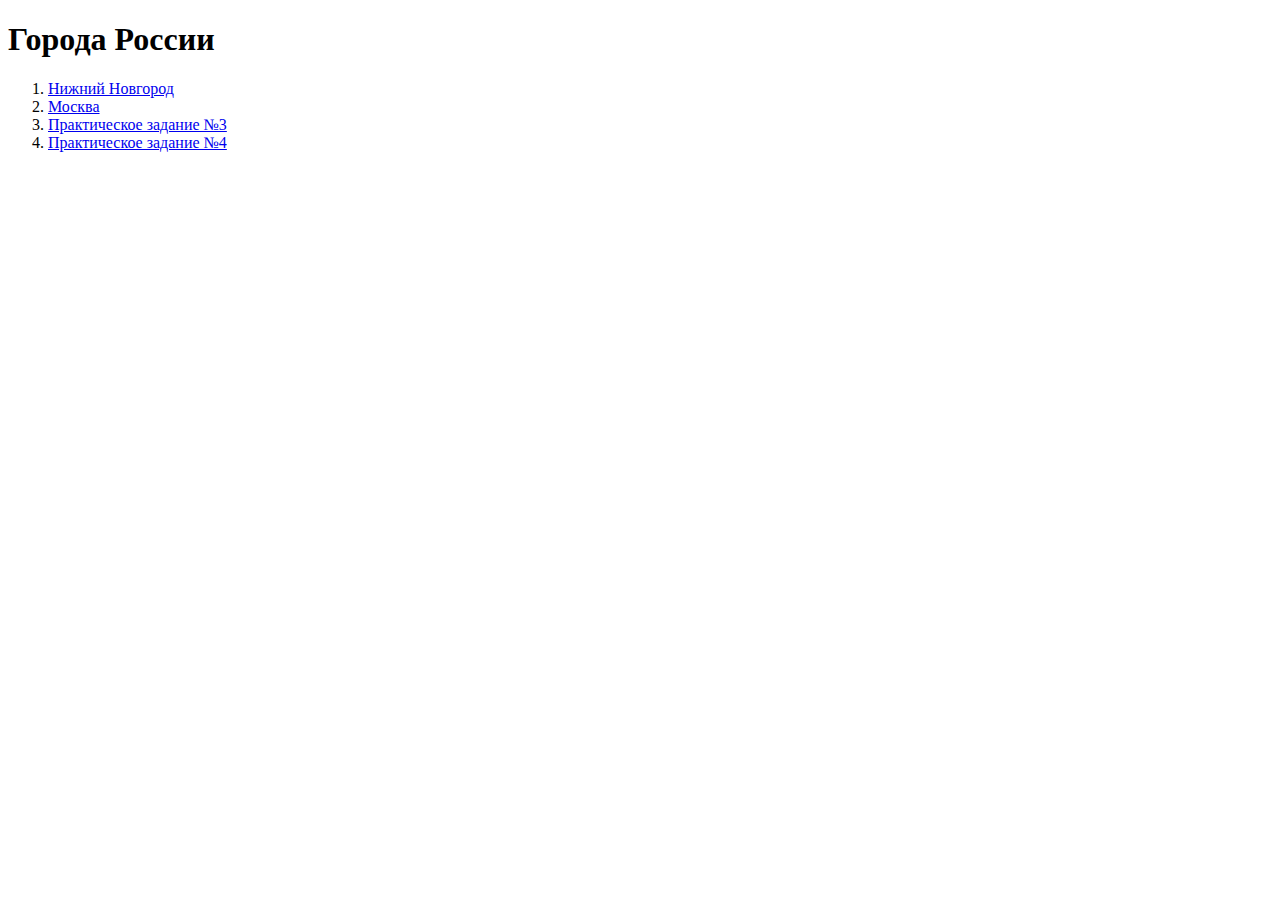
<file: index.html>
<!DOCTYPE html>
<html lang="ru">
<head>
    <meta charset="UTF-8">
    <meta name="viewport" content="width=device-width, initial-scale=1.0">
    <title>Города</title>
</head>
<body>
    <h1>Города России</h1>
    <ol>
        <li><a href="task1.html">Нижний Новгород</a></a></li>
        <li><a href="task2.html">Москва</a></li>
        <li><a href="task3.html">Практическое задание №3</a></li>
        <li><a href="task4_заготовка/task4.html">Практическое задание №4</a></li>
    </ol>
</body>
</html>
</file>
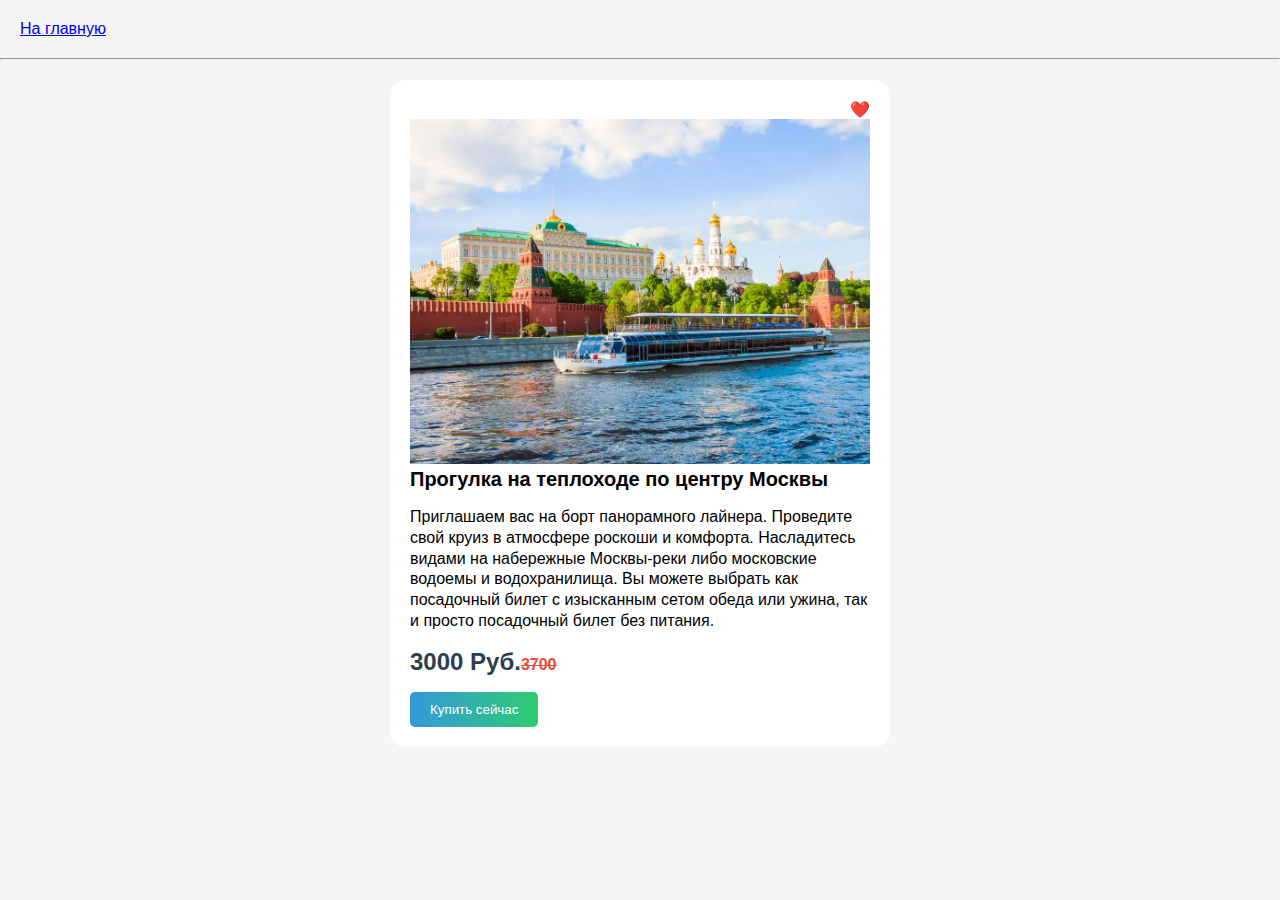
<file: task2.html>
<!DOCTYPE html>
<html lang="en">
<head>
    <meta charset="UTF-8">
    <meta name="viewport" content="width=device-width, initial-scale=1.0">
    <title>Document</title>
    <link rel="stylesheet" href="task2.css">
</head>
<body>
    <a class="back-to-main" href="index.html">На главную</a>
    <hr>

    <div class="card">
        <p class="favorite">
            <a href="#">❤️</a>
        </p>
        <img src="картинка.webp" alt="">
        <h3>Прогулка на теплоходе по центру Москвы</h3>
<p class="info">Приглашаем вас на борт панорамного лайнера. Проведите свой круиз в атмосфере роскоши и комфорта. Насладитесь видами на набережные Москвы-реки либо московские водоемы и водохранилища. Вы можете выбрать как посадочный билет с изысканным сетом обеда или ужина, так и просто посадочный билет без питания.</p>
<p class="price">3000 Руб.<span class="old-price">3700</span></p>
<button>Купить сейчас</button>

    </div>
</body>
</html>
</file>
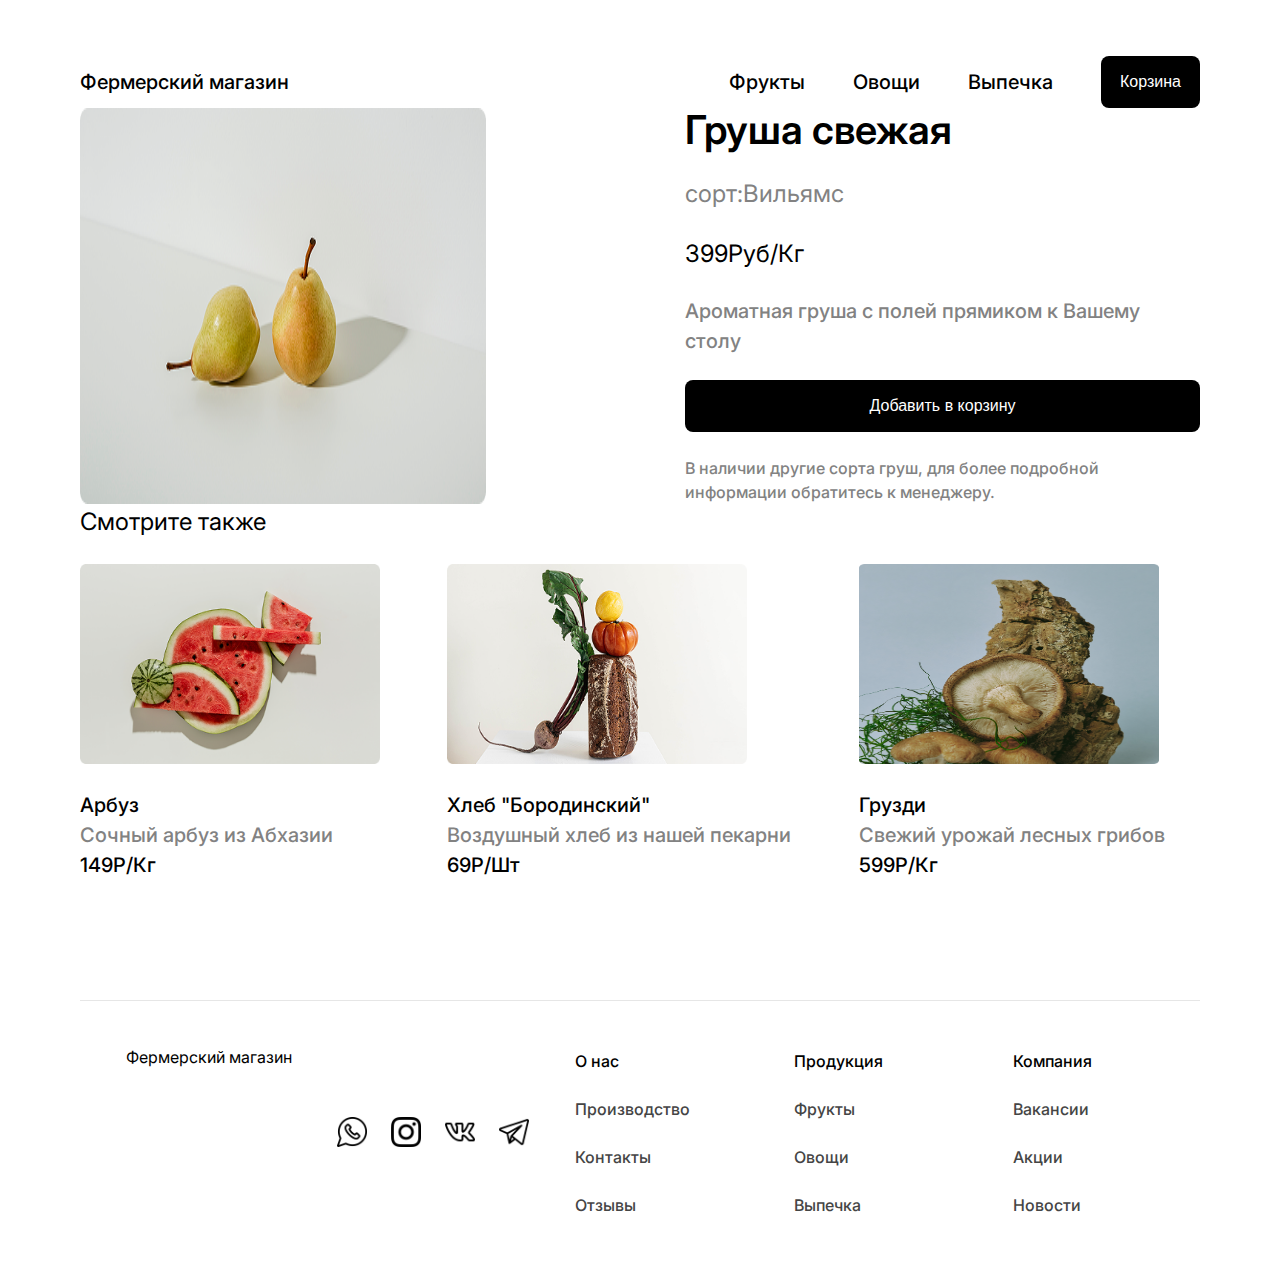
<file: task3.html>
<!DOCTYPE html>
<html lang="en">
<head>
    <meta charset="UTF-8">
    <meta name="viewport" content="width=device-width, initial-scale=1.0">
    <title>Document</title>
    <link rel="stylesheet" href="reset.css">
    <link rel="stylesheet" href="task3.css">
</head>
<body>
    <header>
        <a class="logo" href="#">
            Фермерский магазин
        </a>
        <nav>
            <a href="#">Фрукты</a>
            <a href="#">Овощи</a>
            <a href="#">Выпечка</a>
            <button>Корзина</button>
        </nav>
    </header>
<main>
    <section class="hero-product">
        <img src="images/Image.png" alt="">
        <div class="hero-product-description">
            <h1>Груша свежая</h1>
            <h2>сорт:Вильямс</h2>
            <p class="hero-product-price">399Руб/Кг</p>
            <p class="hero-product-about">Ароматная груша с полей прямиком к Вашему столу</p>
            <button>Добавить в корзину</button>
            <p class="hero-product-additional-details">В наличии другие сорта груш, для более подробной информации обратитесь к менеджеру.</p>

        </div>

    </section>

    <section class="products">
        <h2>Смотрите также</h2>
        <div class="product-cards">
            <figure class="product-card">
                <img src="images/Image-1.png" width="300" height="200" alt="">
                <figcaption>
                    <h3>Арбуз</h3>
                    <p class="product-card-about">Сочный арбуз из Абхазии</p>
                    <p class="product-card-price">149Р/Кг</p>
                </figcaption>
            </figure>
             <figure class="product-card">
                <img src="images/Image-2.png" width="300" height="200">
                <figcaption>
                    <h3>Хлеб "Бородинский"</h3>
                    <p class="product-card-about">Воздушный хлеб из нашей пекарни</p>
                    <p class="product-card-price">69Р/Шт</p>
                </figcaption>
            </figure>
           <figure class="product-card">
                <img src="images/Image-3.png" width="300" height="200" alt="">
                <figcaption>
                    <h3>Грузди</h3>
                    <p class="product-card-about">Свежий урожай лесных грибов</p>
                    <p class="product-card-price">599Р/Кг</p>
                </figcaption>
            </figure>  

        </div>


    </section>
</main>

<footer>
    <div class="footer-info"></div>
    <h2>Фермерский магазин</h2>
    <div class="social-media">
        <a href="#"><img src="images/icon1.png" width="30" height="30" alt=""></a>
        <a href="#"><img src="images/icon2.png" width="30" height="30" alt=""></a>
        <a href="#"><img src="images/icon3.png" width="30" height="30" alt=""></a>
        <a href="#"><img src="images/icon4.png" width="30" height="30" alt=""></a>
    </div>

    <div class="footer-links">
        <ul class="footer-links-list">
            <h3>О нас</h3>
            <li><a href="#">Производство</a></li>
            <li><a href="#">Контакты</a></li>
            <li><a href="#">Отзывы</a></li>
        </ul>
        <ul class="footer-links-list">
            <h3>Продукция</h3>
            <li><a href="#">Фрукты</a></li>
            <li><a href="#">Овощи</a></li>
            <li><a href="#">Выпечка</a></li>
        </ul>
        <ul class="footer-links-list">
            <h3>Компания</h3>
            <li><a href="#">Вакансии</a></li>
            <li><a href="#">Акции</a></li>
            <li><a href="#">Новости</a></li>
        </ul>

    </div>
</footer>
</body>
</html>
</file>
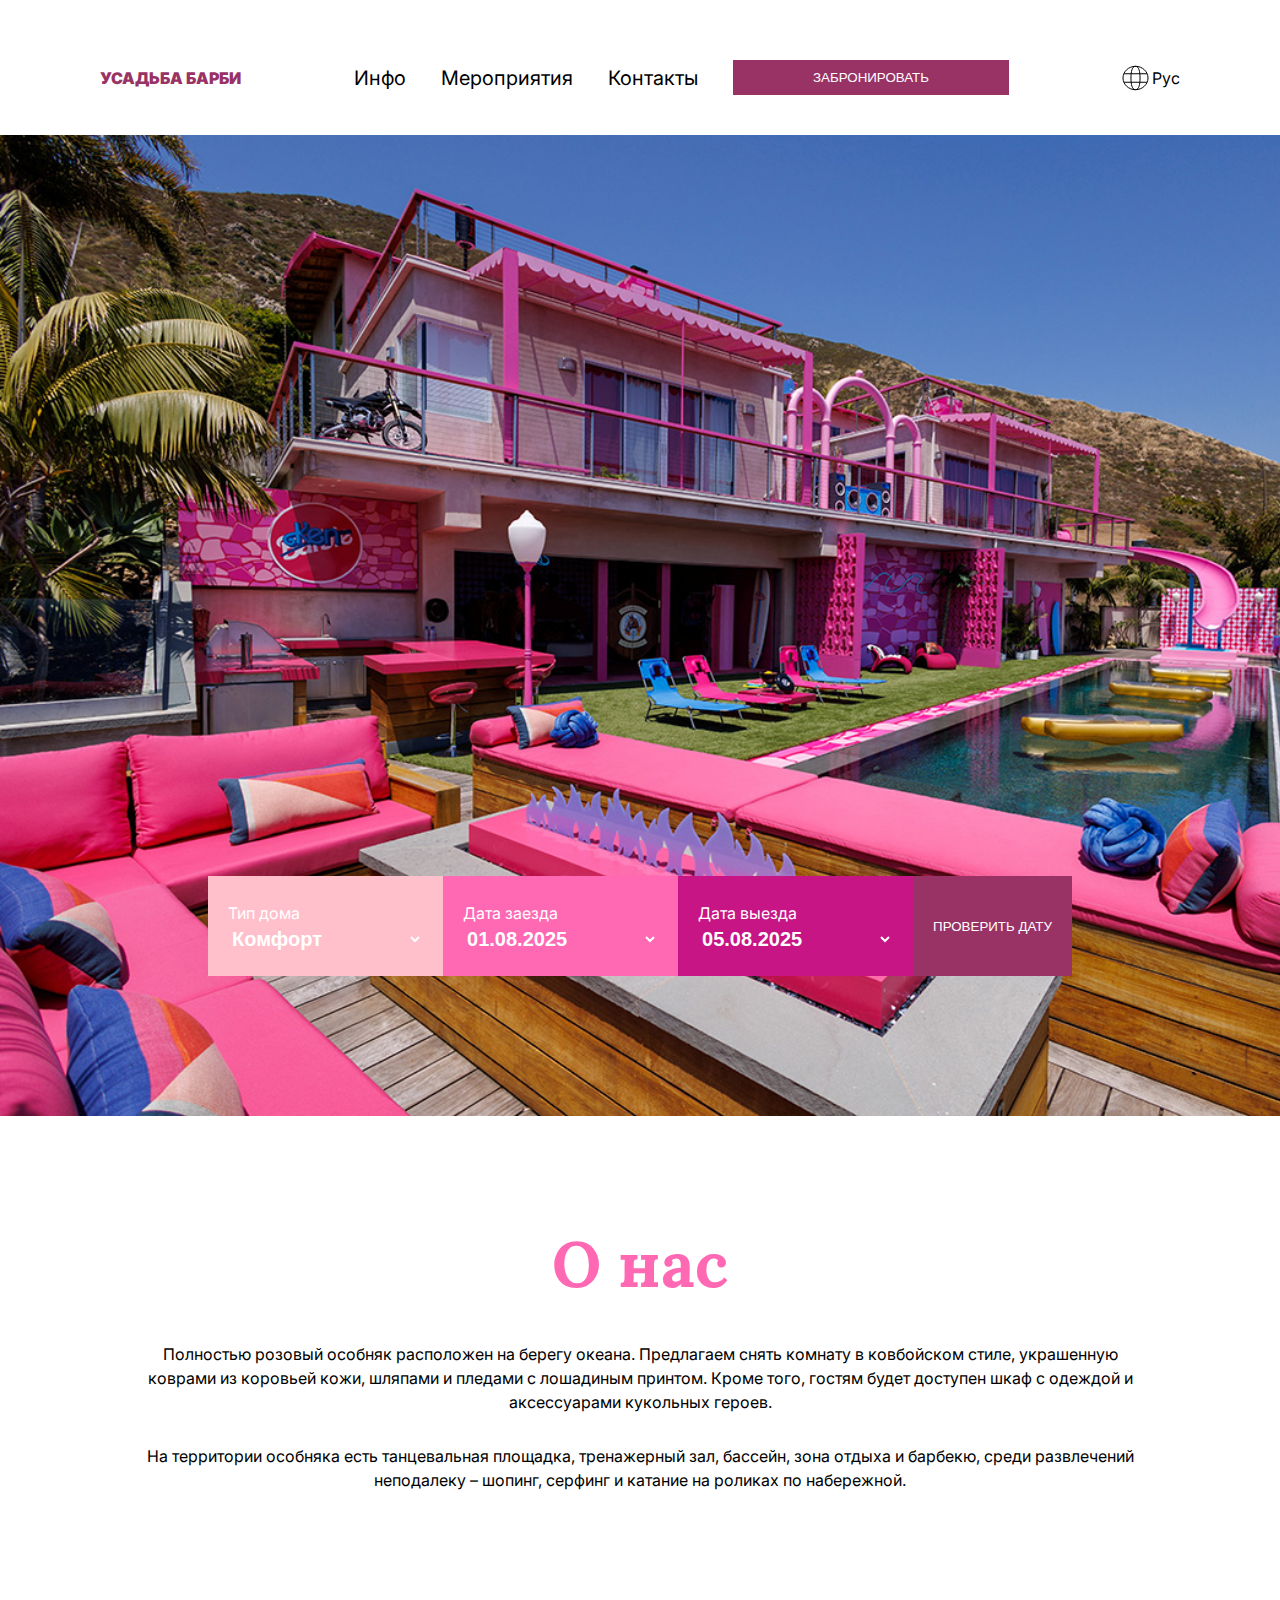
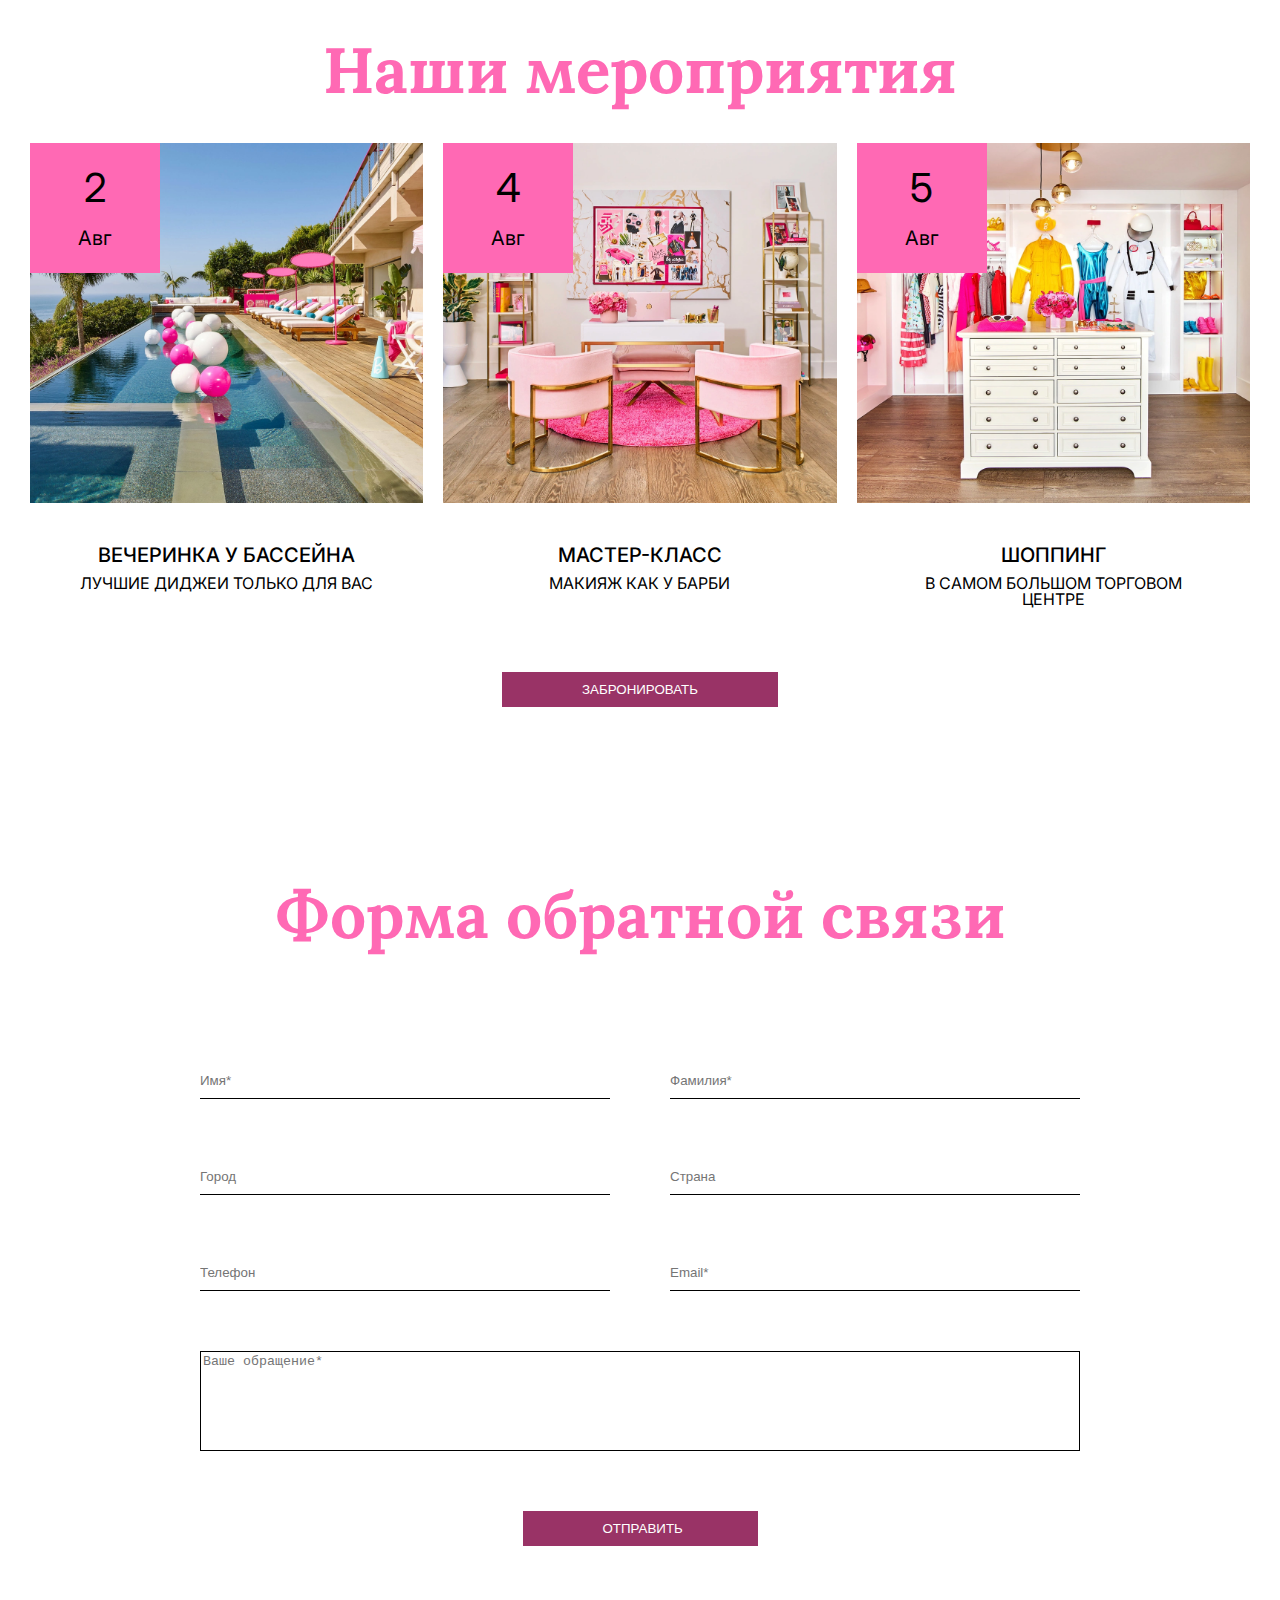
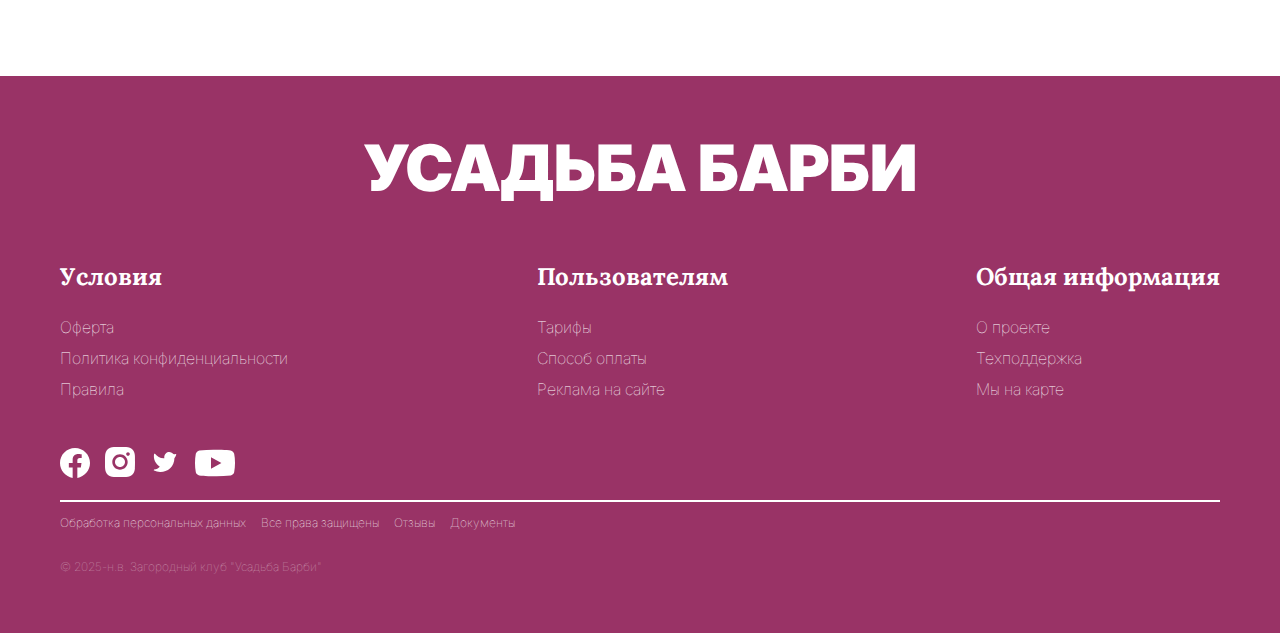
<file: task4_заготовка/task4.html>
<!DOCTYPE html>
<html lang="en">

<head>
    <meta charset="UTF-8">
    <meta name="viewport" content="width=device-width, initial-scale=1.0">
    <title>Document</title>
    <link rel="stylesheet" href="css/reset.css">
    <link rel="stylesheet" href="css/task4.css">
</head>

<body>
    <header>
        <button class="burger-btn">
            <img src="images/icons/burger-menu.svg" alt="">
        </button>

        <a href="task4.html" class="logo">Усадьба Барби</a>

        <nav>
            <a href="#">Инфо</a>
            <a href="#">Мероприятия</a>
            <a href="#">Контакты</a>
            <button>Забронировать</button>

        </nav>
        <div class="lang">
            <img src="images/icons/lang.svg" alt="Логотип">
            <span>Рус</span>
        </div>
    </header>

    <main>
        <section class="hero">
            <div class="hero-choose">
                <h4>Тип дома</h4>
                <select name="" id="">
                    <option value="">Комфорт</option>
                </select>
            </div>
            <div class="hero-choose">
                <h4>Дата заезда</h4>
                <select name="" id="">
                    <option value="">01.08.2025</option>
                </select>
            </div>
            <div class="hero-choose">
                <h4>Дата выезда</h4>
                <select name="" id="">
                    <option value="">05.08.2025</option>
                </select>
            </div>
            <button>Проверить дату</button>

        </section>

        <section class="about-us">
        <h2 id="about-us">О нас</h2>
        <p>Полностью розовый особняк расположен на берегу океана. Предлагаем снять комнату в ковбойском стиле, украшенную коврами из коровьей кожи, шляпами и пледами с лошадиным принтом. Кроме того, гостям будет доступен шкаф с одеждой и аксессуарами кукольных героев.</p>
        <p>На территории особняка есть танцевальная площадка, тренажерный зал, бассейн, зона отдыха и барбекю, среди развлечений неподалеку – шопинг, серфинг и катание на роликах по набережной.</p>

        </section>

        <section class="our-events">
            <h2 id="our-events"> Наши мероприятия</h2>
            <div class="cards">
                <div class="card">
                    <img src="images/cards/card-1.jpg" alt="">
                    <div class="card-body">
                        <h4>Вечеринка у бассейна</h4>
                        <p>Лучшие диджеи только для Вас</p>
                    </div>
                    <div class="card-date">
                        <span class="card-date-day">2</span>
                        <br> Авг
                    </div>
                </div>

                     <div class="card">
                    <img src="images/cards/card-2.jpg" alt="">
                    <div class="card-body">
                        <h4>Мастер-класс</h4>
                        <p>Макияж как у барби</p>
                    </div>
                    <div class="card-date">
                        <span class="card-date-day">4</span>
                        <br> Авг
                    </div>
                </div>

                     <div class="card">
                    <img src="images/cards/card-3.jpg" alt="">
                    <div class="card-body">
                        <h4>Шоппинг</h4>
                        <p>В самом большом торговом центре</p>
                    </div>
                    <div class="card-date">
                        <span class="card-date-day">5</span>
                        <br> Авг
                    </div>
                </div>

            </div>

            <button>Забронировать</button>
        </section>

        <section class="contact-us">
            <h2 id="contact-us">Форма обратной связи</h2>
            <form action="" class="contact-form">
                <div class="contact-form-field">
                <input type="text" placeholder="Имя*" required>
                <input type="text" placeholder="Фамилия*" required>
                <input type="text" placeholder="Город">
                <input type="text" placeholder="Страна">
                <input type="tet" placeholder="Телефон">
                <input type="email" placeholder="Email*" required>
                </div>
                <textarea name="" id="" required placeholder="Ваше обращение*"></textarea>
                <button>Отправить</button>
            </form>


        </section>
    </main>

    <footer>
        <section class="footer-body">
            <h3>Усадьба Барби</h3>

            <div class="footer-body-links">
                <ul>
                    <h4>Условия</h4>
                    <li><a href="#">Оферта</a></li>
                    <li><a href="#">Политика конфиденциальности</a></li>
                    <li><a href="#">Правила</a></li>
                </ul>
                 <ul>
                    <h4>Пользователям</h4>
                    <li><a href="#">Тарифы</a></li>
                    <li><a href="#">Способ оплаты</a></li>
                    <li><a href="#">Реклама на сайте</a></li>
                </ul>
                 <ul>
                    <h4>Общая информация</h4>
                    <li><a href="#">О проекте</a></li>
                    <li><a href="#">Техподдержка</a></li>
                    <li><a href="#">Мы на карте</a></li>
                </ul>
            </div>

            <div class="footer-social-media">
            <a href="#"><img src="images/icons/facebook.svg" alt=""></a>
             <a href="#"><img src="images/icons/instagram.svg" alt=""></a>
              <a href="#"><img src="images/icons/twitter.svg" alt=""></a>
               <a href="#"><img src="images/icons/youtube.svg" alt=""></a>
            </div>

               <div class="footer-policy">
                <a href="#">Обработка персональных данных</a>
                <a href="#">Все права защищены</a>
                <a href="#">Отзывы</a>
                <a href="#">Документы</a>
               </div>
               <p class="rights">© 2025-н.в. Загородный клуб "Усадьба Барби"</p>
        </section>
    </footer>

</body>

</html>
</file>
<file: task2.css>
*{
    font-family: Arial;
    margin: 0;
    padding: 0;
    box-sizing: border-box;
}

.back-to-main{
    display: block;
    margin: 20px;
    width: max-content;
}

body{
background: #f5f5f5;
}

.card{
    max-width: 500px;
    width: 100%;
    background: white;
    margin: 20px auto;
    padding: 20px;
    border-radius: 15px;
    box-shadow: 0 px 5 px 15px rgba(0, 0, 0, .1);
    transition: 0.5s;
}

.card:hover{
transform: scale(1.05);
}

.card .favorite{
text-align: right;
}
.card .favorite a{
    text-decoration: none;
}
.card img{
    width: 100%;
}

.card h3{
    margin: 16 px 0 px;
    font-size: 20px;
}

.card .info{
line-height: 1.3;
margin: 16px 0px;
}

.card .price{
    color: #2c3e50;
    font-weight: bold;
    font-size: 24px;
    margin: 16px 0px;
}

.card .old-price{
    color: #e74c3c;
    text-decoration: line-through;
    font-size: 16px;
}

.card button{
    background: linear-gradient(to right,#3498db, #2ecc71);
    color: white;
    border: none;
    padding: 10px 20px;
    border-radius: 5px;
    cursor: pointer;
}

.card button:hover{
    filter: brightness(0.9);
}
</file>
<file: task3.css>
@import url('https://fonts.googleapis.com/css2?family=Inter:ital,opsz,wght@0,14..32,100..900;1,14..32,100..900&display=swap');
*{
    box-sizing: border-box;
}
body{
   font-family: "Inter", sans-serif;
max-width: 1440px;
margin: 0 auto;
padding: 56px 80px;
}

header{
    display: flex;
    justify-content: space-between;
    align-items: center;
}

.logo, header nav a, .hero-product-about, .hero-product-additional-details, .product-card figcaption{
    color: black;
    text-decoration: none;
    font-weight: 500;
    font-size: 20px;
    line-height: 150%;
}

header nav{
    display: flex;
    gap: 48px;
    align-items: center;
}

header button, .hero-product-description button{
    background: black;
    color: white;
    width: 99px;
    height: 52px;
    border-radius: 8px;
    border: none;
    cursor: pointer;
    font-size: 16px;
    font-weight: 500;
}

.hero-product{
    margin: 56px 0 px 80px;
    display: flex;
    justify-content: space-between;
}

.hero-product-description{
    display: flex;
    flex-direction: column;
    gap: 24px;
    max-width: 515px;



}

h1{
font-size: 40px;
font-weight: 600;
line-height: 110%;

}

.hero-product-description h2, .hero-product-price, .products h2, .footer-info h2{
    font-size: 24px;
    line-height: 150%;
}

.hero-product-description h2, .hero-product-about, .hero-product-additional-details, .product-card-about{
    color: #828282;
}

.hero-product-description button{
    width: unset;
}

.hero-product-additional-details{
    font-size: 16px;
}

.product-cards{
    margin: 24px 0px 120px;
    display: flex;
    gap: 32px;
}

.product-card{
    flex: auto;
}

.product-card figcaption{
    margin-top: 24px;

}

footer{
    display: flex;
    justify-content: space-between;
    border-top: 1px solid #E6E6E6;
    padding-top: 48px;

}

.footer-links{
    display: flex;
    gap: 32px;
}

.footer-links-list{
    display: flex;
    flex-direction: column;
    gap: 24px;
    width: 187px;

}

.footer-links-list a, .footer-links h3{
    font-weight: 500;
    line-height: 150%;
    color: #454545;
    text-decoration: none;
}

.footer-links h3{
    color: black;
}

.footer-info{
    display: flex;
    justify-content: space-between;
    flex-direction: column;
}

.social-media{
    display: flex;
    align-items: center;
    gap: 24px;
}

.social-media img:hover{
    filter: brightness(50%);
}
</file>
<file: task4_заготовка/css/task4.css>
@import url('https://fonts.googleapis.com/css2?family=Inter:ital,opsz,wght@0,14..32,100..900;1,14..32,100..900&family=Lora:ital,wght@0,400..700;1,400..700&display=swap');

*{
    box-sizing: border-box;
}
body{
    font-family: "Inter", sans-serif;
}

a{
    text-decoration: none;
}

header{
    max-width: 1500px;
    margin: 0 auto;
    padding: 60px 100px 40px;
    display: flex;
    align-items: center;
    justify-content: space-between;
}

.logo{
    font-size: 32 px;
    text-transform: uppercase;
    font-weight: 900;
    color: #936;
}

nav{
    display: flex;
    align-items: center;
    gap: 35px;
}

nav a{
    color: black;
    font-size: 20px;
}

button{
    background: #936;
    color: white;
    border: none;
    text-transform: uppercase;
    padding: 10px 80px;
    font-size: 20;
    cursor: pointer;
}

.lang{
display: flex;
align-items: center;
gap: 3px;
}

.burger-btn{
    background: transparent;
    padding: 0;
    display: none;
}


.hero{
    height: 981px;
    background: url(../images/hero1.jpg);
    background-size: cover;
    display: flex;
    align-items: end;
    justify-content: center;
    padding-bottom: 140px ;
}
.hero-choose{
    padding: 24px 20px;
    width: 235px;
    height: 100px;
    color: white;
    display: flex;
    flex-direction: column;
justify-content: center;
}

.hero-choose:nth-child(1){
    background: #FFC0CB;
}
.hero-choose:nth-child(2){
    background: #FF69B4;
}

.hero-choose:nth-child(3){
    background: #C71585;
}

.hero-choose h4{
line-height: 160%;
}

.hero-choose select{
    background: transparent;
    border: none;
    color: white;
    font-size: 20px;
    font-weight: 600;
}

.hero button{
    height: 100px;
    padding: 20px;
}

.about-us{
    margin: 100px auto;
    max-width: 1080px;
    padding: 0px 30px;
    line-height: 150%;
    text-align: center;

}

h2{
    font-size: 64px;
    color: #FF69B4;
    font-family: "Lora", serif;
    font-weight: 700;
    line-height: 150%;
    text-align: center;

}

.about-us p{
    margin: 30px 0px;
}

.our-events{
    text-align: center;
    padding: 30px;
}

.cards{
    display: grid;
    grid-template-columns: repeat(3, 1fr);
    max-width: 1300px;
    margin: 25px auto;
    gap: 20px;

}

.card{
    position: relative;
}

.card-date{
    position: absolute;
    top: 0;
    left: 0;
    background: #FF69B4;
    width: 130px;
    height: 130px;
    display: flex;
    align-items: center;
    justify-content: center;
    flex-direction: column;
    font-size: 20px;

}

.card-date-day{
    font-size: 40px;
}

.card img{
    width: 100%;
    height: 360px;
    object-fit: cover;
}

.card-body{
    padding: 40px;
    text-align: center;
    display: flex;
    flex-direction: column;
    gap: 10px;
    text-transform: uppercase;
}

.card-body h4{
font-size: 20px;
font-weight: 500;
}

.contact-us{
    max-width: 940px;
    margin: 100px auto;
padding: 30px;
}

.contact-form{
    display: flex;
    flex-direction: column;
    gap: 60px;
}

.contact-form-field{
    display: grid;
    grid-template-columns: repeat(2, 1fr);
    gap: 60px;
    margin-top: 100px;
}

.contact-form-field input{
border: none;
border-bottom: 1px solid black;
padding: 10px 0px;
outline: none;
}

.contact-form textarea{
    resize: none;
    height: 100px;
    border: 1px solid black;
    outline: none;
}

.contact-form button{
    width: 235px;
    display: block;
    margin: 0 auto;
}

footer{
background: #936;
padding: 60px;
}

.footer-body{
    max-width: 1160px;
    margin: 0 auto;
}

.footer-body h3{
    color: white;
    font-size: 64px;
    text-align: center;
    text-transform: uppercase;
    font-weight: 900;
}

.footer-body-links{
display: flex;
justify-content: space-between;
padding: 65px 0px 30px;

}

.footer-body-links ul{
    display: flex;
    flex-direction: column;
    gap: 15px;
}

.footer-body-links a{
font-weight: 100;
color: white;
}

.footer-body-links h4{
    margin-bottom: 15px;
    font-family: "Lora", serif;
    font-weight: 700;
    font-size: 24px;
    color: white;
}

.footer-social-media{
    display: flex;
    align-items: center ;
    gap: 15px;
    margin: 20px 0px;
}

.footer-policy{
    display: flex;
    align-items: center;
    gap: 15px;
    border-top: 2px solid white;
    padding: 15px 0px 32px;
    font-size: 12px;
}
.footer-policy a{
    color: white;
    font-weight: 100;
}
.rights{
    font-weight: 100;
    font-size: 12px;
    color: white;
    opacity: 0.5;
}


@media screen and (max-width: 992px) {
    .burger-btn{
        display: block;
    }
    nav{
        display: none;
    }

    .cards{
        grid-template-columns: repeat(1, 1fr);
    }

    .card img{
        height: 60vw;
    }
}

@media screen and (max-width: 768px){
    .hero{
        flex-direction: column;
        align-items: center;
        justify-items: center;
        justify-content: end;
    }
    .hero button, .hero-choose{
        width: max(70%, 300px);
    }
    .contact-form-field{
        grid-template-columns: repeat(1, 1fr);
        gap: 30px;
        margin-top: 40px;
    }
    .contact-form{
        gap: 30px;
    }
}

@media screen and (max-width: 550px) {
    .footer-body-links, .footer-policy, .footer-social-media, .rights{
        display: none;
    }
    .footer-body h3{
        font-size: 32px;
    }
}

@media screen and (max-width: 450px) {
   header{
    padding: 30px;
   }
   .logo{
    font-size: 20px;

   }
    h2{
        font-size: 20px;
    }

    .about-us p{
        font-size: 14px;
        margin: 14px 0px;
        color: #303030;
    }

    .card-date{
        width: 70px;
        height: 70px;
        font-size: 16px;
    }

    .card-date-day{
        font-size: 20px;
    }
}
</file>
